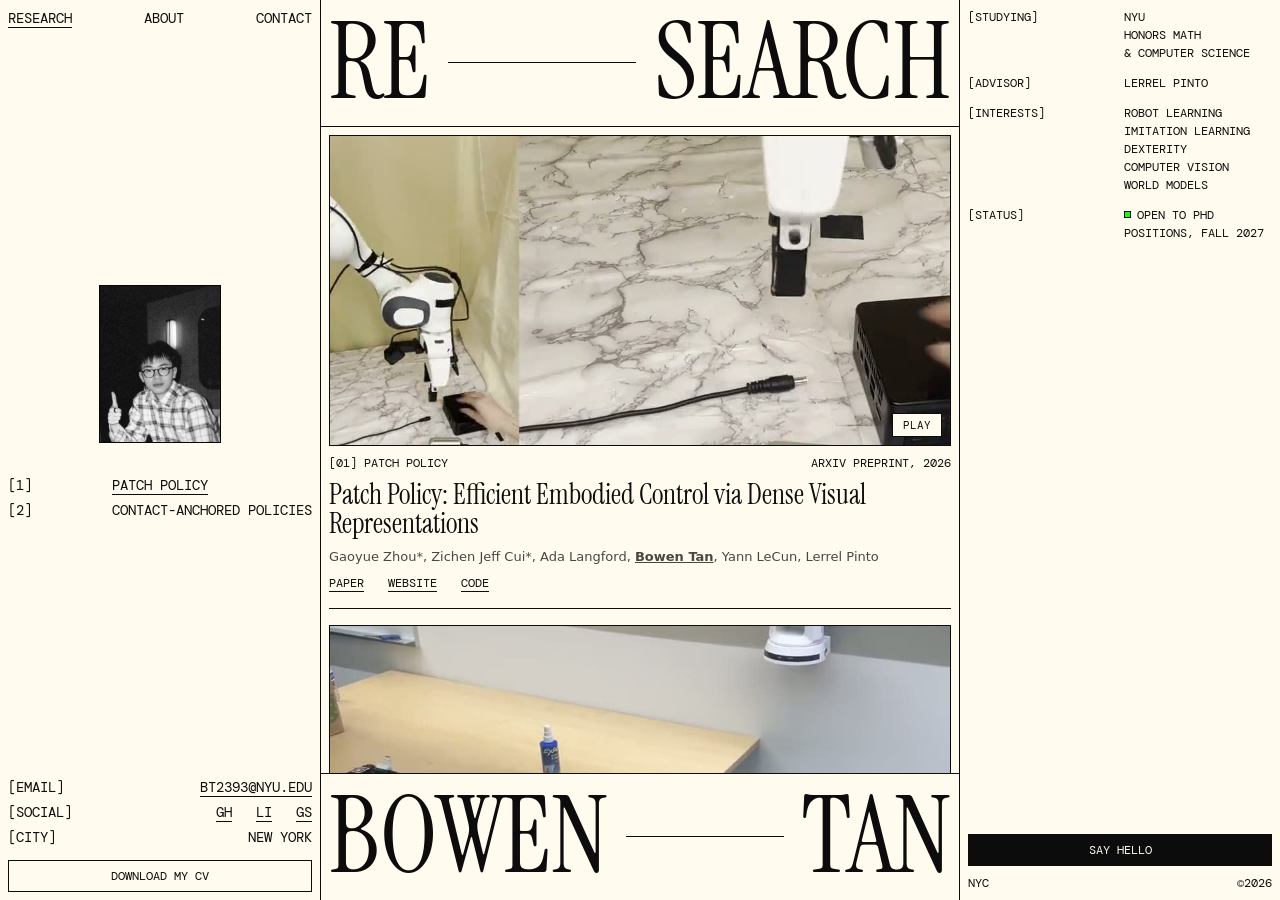
<file: index.html>
<!doctype html>
<html lang="en">
  <head>
    <meta charset="UTF-8" />
    <meta name="viewport" content="width=device-width, initial-scale=1" />
    <title>Bowen Tan</title>
    <meta name="description" content="Bowen Tan — NYU undergraduate studying Math & CS, working on robot learning and AI." />
    <meta name="robots" content="noindex" />

    <link rel="icon" href="favicon.svg" type="image/svg+xml" />
    <meta name="theme-color" content="#fffbee" />

    <!-- Social preview -->
    <meta property="og:type" content="website" />
    <meta property="og:url" content="https://bowen-tan.com/" />
    <meta property="og:title" content="Bowen Tan — NYU, Honors Mathematics &amp; Computer Science" />
    <meta property="og:description" content="Bowen Tan — NYU undergraduate studying Math & CS, working on robot learning and AI." />
    <meta property="og:image" content="https://bowen-tan.com/assets/IMG_0864.jpg" />
    <meta name="twitter:card" content="summary" />
    <meta name="twitter:title" content="Bowen Tan — NYU, Honors Mathematics &amp; Computer Science" />
    <meta name="twitter:description" content="Bowen Tan — NYU undergraduate studying Math & CS, working on robot learning and AI." />
    <meta name="twitter:image" content="https://bowen-tan.com/assets/IMG_0864.jpg" />

    <link rel="preconnect" href="https://fonts.googleapis.com">
    <link rel="preconnect" href="https://fonts.gstatic.com" crossorigin>
    <link rel="stylesheet" href="assets/style.css?v=13" />
    <link href="https://fonts.googleapis.com/css2?family=Instrument+Serif&family=DM+Mono:wght@400&display=swap" rel="stylesheet">

    <script type="application/ld+json">
      {
        "@context": "https://schema.org",
        "@type": "Person",
        "name": "Bowen Tan",
        "url": "https://bowen-tan.com/",
        "affiliation": {
          "@type": "CollegeOrUniversity",
          "name": "New York University"
        },
        "sameAs": [
          "https://scholar.google.com/citations?user=etjOJOEAAAAJ",
          "https://github.com/bowen121",
          "https://www.linkedin.com/in/bowen-tan-82212b2b9"
        ]
      }
    </script>
  </head>

  <body>
    <div class="layout" id="top">
      <h1 class="sr-only">Bowen Tan</h1>

      <main class="col col-center">
        <a class="split-title title-top" href="#research" aria-label="Research">
          <span class="split" aria-hidden="true"><span>Re</span><span class="split-line"></span><span>search</span></span>
        </a>

        <div class="center-body" id="research">
          <h2 class="sr-only">Publications</h2>

          <article class="paper" id="patch-policy">
            <div class="paper-media">
              <a href="https://patch-policy.github.io/" target="_blank" rel="noreferrer" tabindex="-1" aria-hidden="true">
                <video src="assets/media/patch-policy.mp4" poster="assets/media/patch-policy.jpg" muted loop playsinline preload="none"></video>
              </a>
              <button type="button" class="media-toggle" aria-label="Play video">Play</button>
            </div>
            <p class="paper-caption mono"><span>[01] Patch Policy</span><span>arXiv preprint, 2026</span></p>
            <h3 class="paper-title">Patch Policy: Efficient Embodied Control via Dense Visual Representations</h3>
            <p class="paper-authors">Gaoyue Zhou*, Zichen Jeff Cui*, Ada Langford, <strong><u>Bowen Tan</u></strong>, Yann LeCun, Lerrel Pinto</p>
            <p class="paper-links mono">
              <a class="hl underline" href="https://arxiv.org/abs/2607.18236" target="_blank" rel="noreferrer">Paper</a>
              <a class="hl underline" href="https://patch-policy.github.io/" target="_blank" rel="noreferrer">Website</a>
              <a class="hl underline" href="https://github.com/gaoyuezhou/patch_policy" target="_blank" rel="noreferrer">Code</a>
            </p>
          </article>

          <article class="paper" id="cap-policy">
            <div class="paper-media">
              <a href="https://cap-policy.github.io/" target="_blank" rel="noreferrer" tabindex="-1" aria-hidden="true">
                <video src="assets/media/cap-policy.mp4" poster="assets/media/cap-policy.jpg" muted loop playsinline preload="none"></video>
              </a>
              <button type="button" class="media-toggle" aria-label="Play video">Play</button>
            </div>
            <p class="paper-caption mono"><span>[02] Contact-Anchored Policies</span><span>RSS 2026</span></p>
            <h3 class="paper-title">Contact-Anchored Policies: Contact Conditioning Creates Strong Robot Utility Models</h3>
            <p class="paper-authors">Zichen Jeff Cui, Omar Rayyan, Haritheja Etukuru, <strong><u>Bowen Tan</u></strong>, …, Soumith Chintala, Lerrel Pinto, Nur Muhammad Mahi Shafiullah</p>
            <p class="paper-links mono">
              <a class="hl underline" href="https://arxiv.org/abs/2602.09017" target="_blank" rel="noreferrer">Paper</a>
              <a class="hl underline" href="https://cap-policy.github.io/" target="_blank" rel="noreferrer">Website</a>
              <a class="hl underline" href="https://github.com/jeffacce/cap-policy" target="_blank" rel="noreferrer">Code</a>
            </p>
          </article>
        </div>

        <a class="split-title title-bottom" href="#top" aria-label="Bowen Tan">
          <span class="split" aria-hidden="true"><span>Bowen</span><span class="split-line"></span><span>Tan</span></span>
        </a>
      </main>

      <aside class="col col-right">
        <h2 class="sr-only">At a glance</h2>
        <div class="facts mono">
          <div class="row-2">
            <div>[Studying]</div>
            <div><div>NYU</div><div>Honors Math</div><div>&amp; Computer Science</div></div>
          </div>
          <div class="row-2">
            <div>[Advisor]</div>
            <div><a class="hl" href="https://www.lerrelpinto.com/" target="_blank" rel="noreferrer">Lerrel Pinto</a></div>
          </div>
          <div class="row-2">
            <div>[Interests]</div>
            <div><div>Robot Learning</div><div>Imitation Learning</div><div>Dexterity</div><div>Computer Vision</div><div>World Models</div></div>
          </div>
          <div class="row-2">
            <div>[Status]</div>
            <div><span class="status-dot" aria-hidden="true"></span>Open to PhD positions, Fall 2027</div>
          </div>
        </div>

        <div class="right-bottom mono">
          <a class="btn btn-solid" href="contact.html">Say hello</a>
          <p class="timeline"><span>NYC</span><span class="js-year"></span></p>
        </div>
      </aside>

      <aside class="col col-left">
        <nav class="nav mono" aria-label="Pages">
          <a class="hl underline" href="./" aria-current="page">Research</a>
          <a class="hl" href="about.html">About</a>
          <a class="hl" href="contact.html">Contact</a>
        </nav>

        <div class="left-middle">
          <figure class="portrait">
            <img src="assets/portrait.jpg" alt="Bowen Tan" width="696" height="912" />
          </figure>
          <ol class="index mono" aria-label="Publications">
            <li class="row-3"><span>[1]</span><a class="hl underline" href="#patch-policy">Patch Policy</a></li>
            <li class="row-3"><span>[2]</span><a class="hl" href="#cap-policy">Contact-Anchored Policies</a></li>
          </ol>
        </div>

        <footer class="foot mono">
          <div class="row-3">
            <span>[Email]</span>
            <div class="foot-links"><a class="hl underline" href="mailto:bt2393@nyu.edu">bt2393@nyu.edu</a></div>
          </div>
          <div class="row-3">
            <span>[Social]</span>
            <div class="foot-links">
              <a class="hl underline" href="https://github.com/bowen121" target="_blank" rel="noreferrer" aria-label="GH, GitHub">GH</a>
              <a class="hl underline" href="https://www.linkedin.com/in/bowen-tan-82212b2b9" target="_blank" rel="noreferrer" aria-label="LI, LinkedIn">LI</a>
              <a class="hl underline" href="https://scholar.google.com/citations?user=etjOJOEAAAAJ" target="_blank" rel="noreferrer" aria-label="GS, Google Scholar">GS</a>
            </div>
          </div>
          <div class="row-3">
            <span>[City]</span>
            <div class="foot-links"><span>New York</span></div>
          </div>
          <a class="btn btn-outline" href="assets/BowenTan-CV.pdf" target="_blank" rel="noreferrer">Download my CV</a>
        </footer>
      </aside>
    </div>

    <script src="assets/site.js?v=1"></script>
  </body>
</html>
</file>
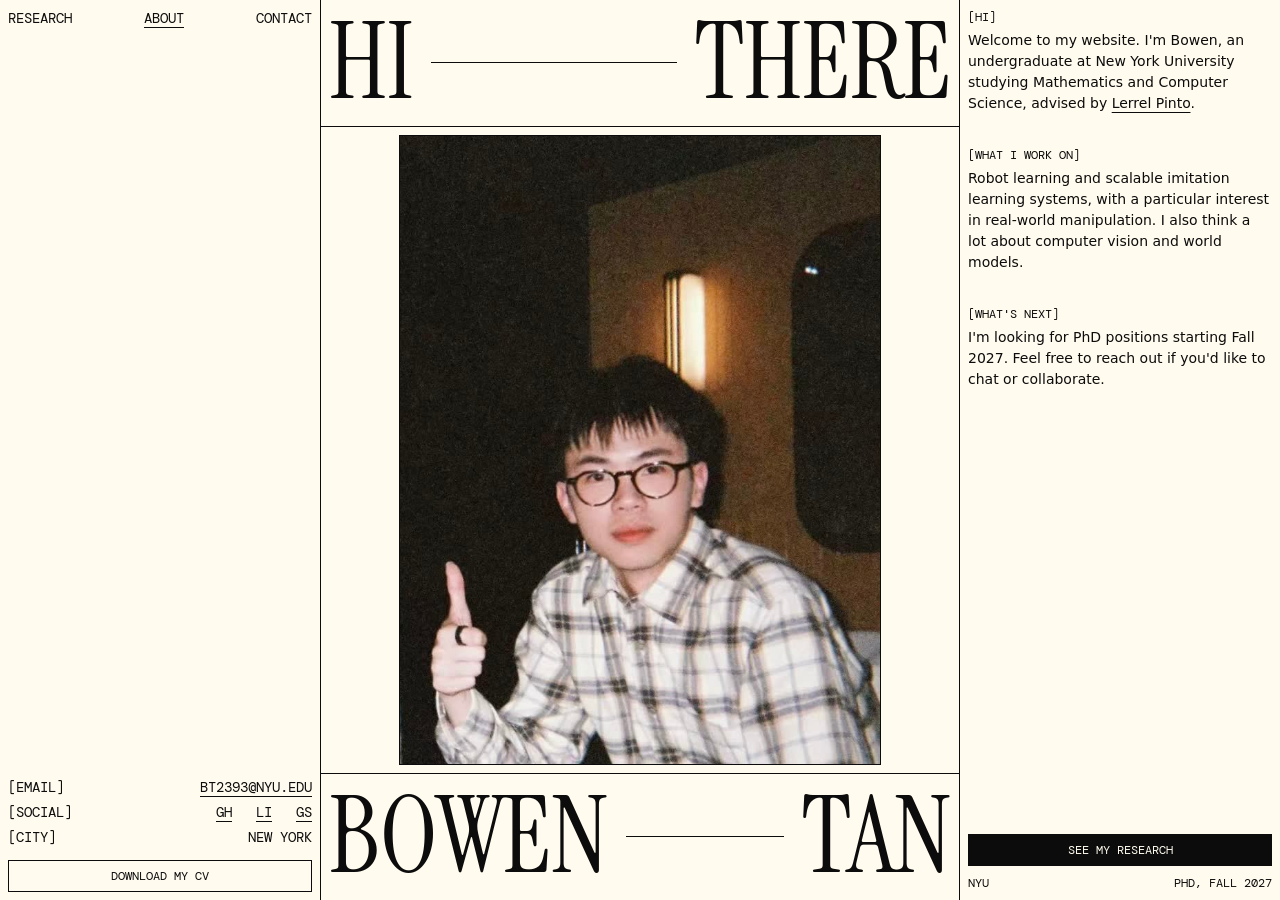
<file: about.html>
<!doctype html>
<html lang="en">
  <head>
    <meta charset="UTF-8" />
    <meta name="viewport" content="width=device-width, initial-scale=1" />
    <title>About — Bowen Tan</title>
    <meta name="description" content="Bowen Tan — NYU undergraduate studying Math & CS, working on robot learning and AI." />
    <meta name="robots" content="noindex" />

    <link rel="icon" href="favicon.svg" type="image/svg+xml" />
    <meta name="theme-color" content="#fffbee" />

    <!-- Social preview -->
    <meta property="og:type" content="website" />
    <meta property="og:url" content="https://bowen-tan.com/about.html" />
    <meta property="og:title" content="Bowen Tan — NYU, Honors Mathematics &amp; Computer Science" />
    <meta property="og:description" content="Bowen Tan — NYU undergraduate studying Math & CS, working on robot learning and AI." />
    <meta property="og:image" content="https://bowen-tan.com/assets/IMG_0864.jpg" />
    <meta name="twitter:card" content="summary" />
    <meta name="twitter:title" content="Bowen Tan — NYU, Honors Mathematics &amp; Computer Science" />
    <meta name="twitter:description" content="Bowen Tan — NYU undergraduate studying Math & CS, working on robot learning and AI." />
    <meta name="twitter:image" content="https://bowen-tan.com/assets/IMG_0864.jpg" />

    <link rel="preconnect" href="https://fonts.googleapis.com">
    <link rel="preconnect" href="https://fonts.gstatic.com" crossorigin>
    <link rel="stylesheet" href="assets/style.css?v=13" />
    <link href="https://fonts.googleapis.com/css2?family=Instrument+Serif&family=DM+Mono:wght@400&display=swap" rel="stylesheet">

    <script type="application/ld+json">
      {
        "@context": "https://schema.org",
        "@type": "Person",
        "name": "Bowen Tan",
        "url": "https://bowen-tan.com/",
        "affiliation": {
          "@type": "CollegeOrUniversity",
          "name": "New York University"
        },
        "sameAs": [
          "https://scholar.google.com/citations?user=etjOJOEAAAAJ",
          "https://github.com/bowen121",
          "https://www.linkedin.com/in/bowen-tan-82212b2b9"
        ]
      }
    </script>
  </head>

  <body>
    <div class="layout" id="top">
      <h1 class="sr-only">About Bowen Tan</h1>

      <main class="col col-center">
        <a class="split-title title-top" href="about.html" aria-label="Hi there">
          <span class="split" aria-hidden="true"><span>Hi</span><span class="split-line"></span><span>there</span></span>
        </a>

        <div class="center-body center-figure">
          <img src="assets/portrait.jpg" alt="Bowen Tan" width="696" height="912" />
        </div>

        <a class="split-title title-bottom" href="#top" aria-label="Bowen Tan">
          <span class="split" aria-hidden="true"><span>Bowen</span><span class="split-line"></span><span>Tan</span></span>
        </a>
      </main>

      <aside class="col col-right">
        <div class="blocks">
          <section class="block">
            <h2 class="mono">[Hi]</h2>
            <p>
              Welcome to my website. I'm Bowen, an undergraduate at New York University studying
              Mathematics and Computer Science, advised by
              <a class="hl underline" href="https://www.lerrelpinto.com/" target="_blank" rel="noreferrer">Lerrel Pinto</a>.
            </p>
          </section>
          <section class="block">
            <h2 class="mono">[What I work on]</h2>
            <p>
              Robot learning and scalable imitation learning systems, with a particular interest in
              real-world manipulation. I also think a lot about computer vision and world models.
            </p>
          </section>
          <section class="block">
            <h2 class="mono">[What's next]</h2>
            <p>
              I'm looking for PhD positions starting Fall 2027. Feel free to reach out if you'd like
              to chat or collaborate.
            </p>
          </section>
        </div>

        <div class="right-bottom mono">
          <a class="btn btn-solid" href="./">See my research</a>
          <p class="timeline"><span>NYU</span><span>PhD, Fall 2027</span></p>
        </div>
      </aside>

      <aside class="col col-left">
        <nav class="nav mono" aria-label="Pages">
          <a class="hl" href="./">Research</a>
          <a class="hl underline" href="about.html" aria-current="page">About</a>
          <a class="hl" href="contact.html">Contact</a>
        </nav>

        <footer class="foot mono">
          <div class="row-3">
            <span>[Email]</span>
            <div class="foot-links"><a class="hl underline" href="mailto:bt2393@nyu.edu">bt2393@nyu.edu</a></div>
          </div>
          <div class="row-3">
            <span>[Social]</span>
            <div class="foot-links">
              <a class="hl underline" href="https://github.com/bowen121" target="_blank" rel="noreferrer" aria-label="GH, GitHub">GH</a>
              <a class="hl underline" href="https://www.linkedin.com/in/bowen-tan-82212b2b9" target="_blank" rel="noreferrer" aria-label="LI, LinkedIn">LI</a>
              <a class="hl underline" href="https://scholar.google.com/citations?user=etjOJOEAAAAJ" target="_blank" rel="noreferrer" aria-label="GS, Google Scholar">GS</a>
            </div>
          </div>
          <div class="row-3">
            <span>[City]</span>
            <div class="foot-links"><span>New York</span></div>
          </div>
          <a class="btn btn-outline" href="assets/BowenTan-CV.pdf" target="_blank" rel="noreferrer">Download my CV</a>
        </footer>
      </aside>
    </div>

    <script src="assets/site.js?v=1"></script>
  </body>
</html>
</file>
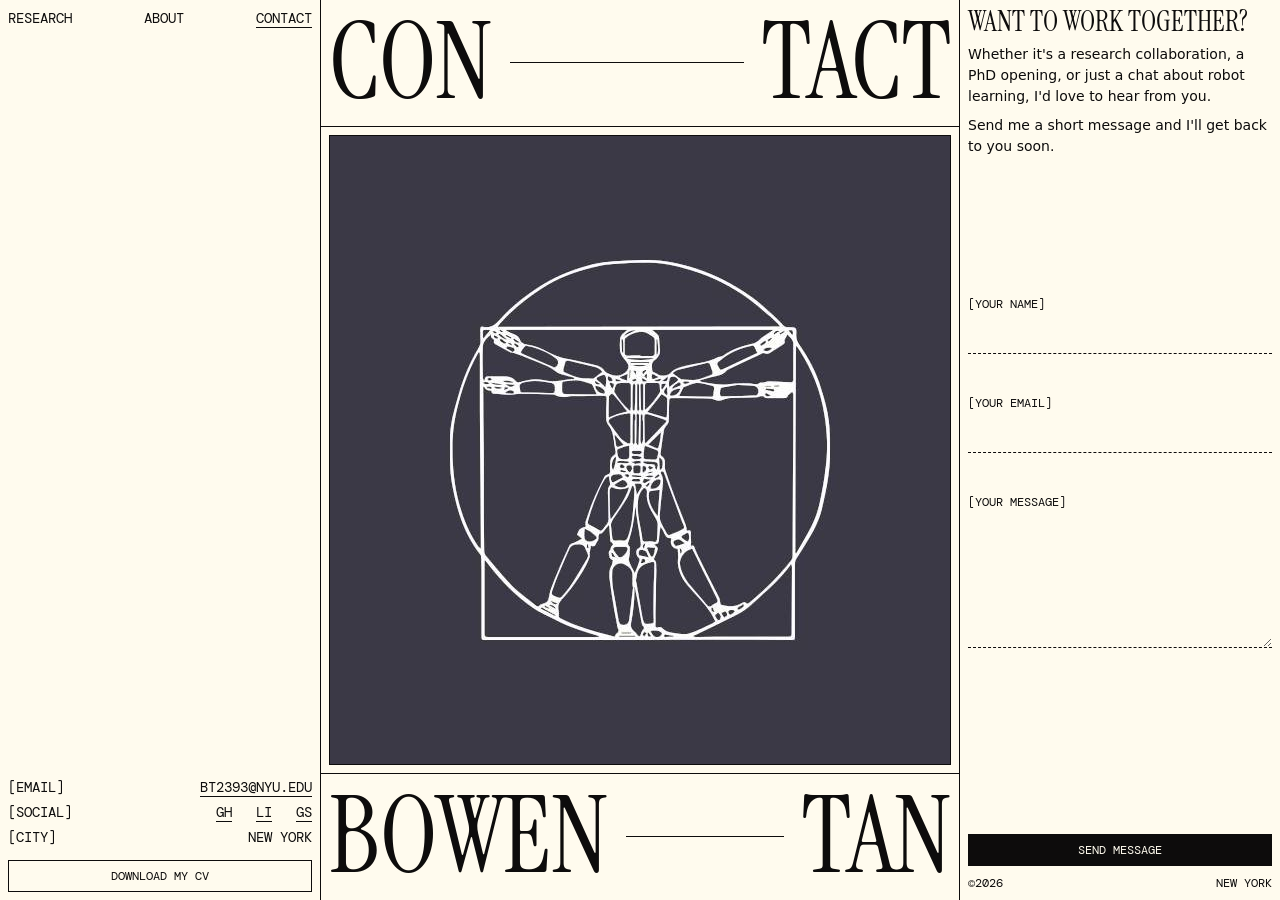
<file: contact.html>
<!doctype html>
<html lang="en">
  <head>
    <meta charset="UTF-8" />
    <meta name="viewport" content="width=device-width, initial-scale=1" />
    <title>Contact — Bowen Tan</title>
    <meta name="description" content="Bowen Tan — NYU undergraduate studying Math & CS, working on robot learning and AI." />
    <meta name="robots" content="noindex" />

    <link rel="icon" href="favicon.svg" type="image/svg+xml" />
    <meta name="theme-color" content="#fffbee" />

    <!-- Social preview -->
    <meta property="og:type" content="website" />
    <meta property="og:url" content="https://bowen-tan.com/contact.html" />
    <meta property="og:title" content="Bowen Tan — NYU, Honors Mathematics &amp; Computer Science" />
    <meta property="og:description" content="Bowen Tan — NYU undergraduate studying Math & CS, working on robot learning and AI." />
    <meta property="og:image" content="https://bowen-tan.com/assets/IMG_0864.jpg" />
    <meta name="twitter:card" content="summary" />
    <meta name="twitter:title" content="Bowen Tan — NYU, Honors Mathematics &amp; Computer Science" />
    <meta name="twitter:description" content="Bowen Tan — NYU undergraduate studying Math & CS, working on robot learning and AI." />
    <meta name="twitter:image" content="https://bowen-tan.com/assets/IMG_0864.jpg" />

    <link rel="preconnect" href="https://fonts.googleapis.com">
    <link rel="preconnect" href="https://fonts.gstatic.com" crossorigin>
    <link rel="stylesheet" href="assets/style.css?v=13" />
    <link href="https://fonts.googleapis.com/css2?family=Instrument+Serif&family=DM+Mono:wght@400&display=swap" rel="stylesheet">

    <script type="application/ld+json">
      {
        "@context": "https://schema.org",
        "@type": "Person",
        "name": "Bowen Tan",
        "url": "https://bowen-tan.com/",
        "affiliation": {
          "@type": "CollegeOrUniversity",
          "name": "New York University"
        },
        "sameAs": [
          "https://scholar.google.com/citations?user=etjOJOEAAAAJ",
          "https://github.com/bowen121",
          "https://www.linkedin.com/in/bowen-tan-82212b2b9"
        ]
      }
    </script>
  </head>

  <body>
    <div class="layout" id="top">
      <h1 class="sr-only">Contact Bowen Tan</h1>

      <main class="col col-center">
        <a class="split-title title-top" href="contact.html" aria-label="Contact">
          <span class="split" aria-hidden="true"><span>Con</span><span class="split-line"></span><span>tact</span></span>
        </a>

        <div class="center-body center-figure">
          <a class="logo-frame" href="https://roboticsconference.org/" target="_blank" rel="noreferrer">
            <img src="assets/rss-logo.jpg" alt="Robotics: Science and Systems logo" width="400" height="400" />
          </a>
        </div>

        <a class="split-title title-bottom" href="#top" aria-label="Bowen Tan">
          <span class="split" aria-hidden="true"><span>Bowen</span><span class="split-line"></span><span>Tan</span></span>
        </a>
      </main>

      <aside class="col col-right">
        <h2 class="contact-title">Want to work together?</h2>
        <div class="contact-text">
          <p>Whether it's a research collaboration, a PhD opening, or just a chat about robot learning, I'd love to hear from you.</p>
          <p>Send me a short message and I'll get back to you soon.</p>
        </div>

        <form class="contact-form">
          <div class="fields">
            <label class="field">
              <span class="mono">[Your name]</span>
              <input name="name" type="text" autocomplete="name" required />
            </label>
            <label class="field">
              <span class="mono">[Your email]</span>
              <input name="email" type="email" autocomplete="email" required />
            </label>
            <label class="field">
              <span class="mono">[Your message]</span>
              <textarea name="message" rows="5" required></textarea>
            </label>
          </div>

          <div class="right-bottom mono">
            <button class="btn btn-solid" type="submit">Send message</button>
            <p class="timeline"><span class="js-year"></span><span>New York</span></p>
          </div>
        </form>
      </aside>

      <aside class="col col-left">
        <nav class="nav mono" aria-label="Pages">
          <a class="hl" href="./">Research</a>
          <a class="hl" href="about.html">About</a>
          <a class="hl underline" href="contact.html" aria-current="page">Contact</a>
        </nav>

        <footer class="foot mono">
          <div class="row-3">
            <span>[Email]</span>
            <div class="foot-links"><a class="hl underline" href="mailto:bt2393@nyu.edu">bt2393@nyu.edu</a></div>
          </div>
          <div class="row-3">
            <span>[Social]</span>
            <div class="foot-links">
              <a class="hl underline" href="https://github.com/bowen121" target="_blank" rel="noreferrer" aria-label="GH, GitHub">GH</a>
              <a class="hl underline" href="https://www.linkedin.com/in/bowen-tan-82212b2b9" target="_blank" rel="noreferrer" aria-label="LI, LinkedIn">LI</a>
              <a class="hl underline" href="https://scholar.google.com/citations?user=etjOJOEAAAAJ" target="_blank" rel="noreferrer" aria-label="GS, Google Scholar">GS</a>
            </div>
          </div>
          <div class="row-3">
            <span>[City]</span>
            <div class="foot-links"><span>New York</span></div>
          </div>
          <a class="btn btn-outline" href="assets/BowenTan-CV.pdf" target="_blank" rel="noreferrer">Download my CV</a>
        </footer>
      </aside>
    </div>

    <script src="assets/site.js?v=1"></script>
  </body>
</html>
</file>
<file: assets/style.css>
/* Three-column editorial layout: cream paper, black hairlines, mono labels,
   condensed serif split titles, neon green on hover. */

:root {
  --bg: rgb(255 251 238);
  --text: rgb(13 12 12);
  --accent: rgb(14 255 10);
  --alt-bg: rgb(67 67 67);
  --serif: "Instrument Serif", ui-serif, Georgia, "Times New Roman", serif;
  --mono: "DM Mono", ui-monospace, SFMono-Regular, Menlo, Consolas, monospace;
  --sans: ui-sans-serif, system-ui, -apple-system, BlinkMacSystemFont, "Segoe UI", Roboto, "Helvetica Neue", Arial, sans-serif;
  --gap: 8px;
}

*,
*::before,
*::after {
  box-sizing: border-box;
  margin: 0;
  padding: 0;
  border: 0 solid currentColor;
}

body {
  background: var(--bg);
  color: var(--text);
  font-family: var(--sans);
  font-size: 14px;
  line-height: 1.5;
  -webkit-font-smoothing: antialiased;
  -moz-osx-font-smoothing: grayscale;
}

a {
  color: inherit;
  text-decoration: none;
}

img,
video {
  display: block;
  max-width: 100%;
}

button {
  font: inherit;
  color: inherit;
  background: none;
  cursor: pointer;
}

::selection {
  background: var(--accent);
  color: var(--text);
}

:focus-visible {
  outline: 1px dashed currentColor;
  outline-offset: 2px;
}

.sr-only {
  position: absolute;
  width: 1px;
  height: 1px;
  margin: -1px;
  overflow: hidden;
  clip: rect(0 0 0 0);
  white-space: nowrap;
}

.mono {
  font-family: var(--mono);
  font-size: 12px;
  text-transform: uppercase;
}

/* Hover colour shared by every text link */
@media (hover: hover) {
  .hl:hover {
    color: var(--accent);
  }
}

.hl:focus-visible {
  background: var(--accent);
  color: var(--text);
}

.underline {
  text-decoration: underline;
  text-underline-offset: 4px;
}

/* Layout ---------------------------------------------------------------- */

.layout {
  display: flex;
  flex-direction: column;
}

.col {
  padding: var(--gap);
}

.col-center {
  display: flex;
  flex-direction: column;
  padding: 0;
}

.center-body {
  padding: var(--gap);
}

/* Phones & tablets: stacked page, bordered centre column, name pinned to the bottom */
@media (max-width: 1023px) {
  .layout {
    padding-bottom: 80px;
  }

  .col-center .title-top {
    border-bottom-width: 1px;
  }

  .center-body,
  .col-right,
  .col-left {
    margin: 0 var(--gap);
    border-left-width: 1px;
    border-right-width: 1px;
  }

  .col-left {
    display: flex;
    flex-direction: column;
    row-gap: 24px;
    padding-bottom: 16px;
    border-bottom-width: 1px;
  }

  .col-left .nav {
    padding-bottom: var(--gap);
    border-bottom-width: 1px;
  }

  .col-center .title-bottom {
    position: fixed;
    left: 0;
    right: 0;
    bottom: 0;
    z-index: 10;
    background: var(--bg);
    border-top-width: 1px;
  }
}

/* Desktop: the window is the page — three full-height columns that scroll on their own */
@media (min-width: 1024px) {
  body {
    overflow: hidden;
  }

  .layout {
    display: grid;
    grid-template-columns: repeat(12, minmax(0, 1fr));
    height: 100vh;
    height: 100dvh;
    overflow: clip;
  }

  .col {
    position: relative;
    grid-row: 1;
    height: 100vh;
    height: 100dvh;
  }

  .col-left {
    grid-column: 1 / span 3;
    display: flex;
    flex-direction: column;
    justify-content: space-between;
    row-gap: 48px;
    overflow-y: auto;
  }

  .col-center {
    grid-column: 4 / span 6;
    z-index: 1;
    border-left-width: 1px;
    border-right-width: 1px;
  }

  .center-body {
    flex: 1;
    min-height: 0;
    overflow-y: auto;
    border-top-width: 1px;
    border-bottom-width: 1px;
  }

  .col-right {
    grid-column: 10 / span 3;
    display: flex;
    flex-direction: column;
    overflow-y: auto;
  }

  /* Thin scrollbars, so short windows still hint that a column has more */
  .col,
  .center-body {
    scrollbar-width: thin;
    scrollbar-color: var(--text) transparent;
  }
}

/* Hovering either title flips the centre column to grey and green */
@media (hover: hover) {
  .col-center:has(.split-title:hover),
  .col-center:has(.split-title:hover) .split-title {
    background: var(--alt-bg);
    color: var(--accent);
  }
}

/* Split title ------------------------------------------------------------- */

.split-title {
  display: block;
  padding: var(--gap);
  container-type: inline-size;
}

.split {
  display: flex;
  align-items: center;
  white-space: nowrap;
  font-family: var(--serif);
  font-weight: 400;
  text-transform: uppercase;
  line-height: 1;
  font-size: min(55px, 16cqw);
  column-gap: 0.17em;
  padding-block: 0.02em;
}

.split > span:not(.split-line) {
  text-box: trim-both cap alphabetic;
}

.split-line {
  flex: 1;
  min-width: 0.4em;
  border-top-width: 1px;
}

@media (min-width: 1024px) {
  .split {
    font-size: min(17cqw, 134px, 14vh);
  }
}

/* Left column -------------------------------------------------------------- */

.nav {
  display: flex;
  justify-content: space-between;
  gap: 16px;
  font-size: 14px;
}

.row-3 {
  display: grid;
  grid-template-columns: repeat(3, minmax(0, 1fr));
  align-items: center;
  column-gap: var(--gap);
}

.row-3 > :last-child {
  grid-column: span 2;
}

.left-middle {
  display: flex;
  flex-direction: column;
  row-gap: 32px;
}

.portrait {
  width: 40%;
  max-width: 160px;
  margin: 0 auto;
}

.portrait img {
  width: 100%;
  height: auto;
  border-width: 1px;
  filter: grayscale(1) contrast(1.05);
}

@media (hover: hover) {
  .portrait img:hover {
    filter: none;
  }
}

.index {
  display: flex;
  flex-direction: column;
  row-gap: 4px;
  list-style: none;
  font-size: 14px;
}



.foot {
  display: flex;
  flex-direction: column;
  row-gap: 4px;
}

.foot .row-3 {
  font-size: 14px;
}

.foot-links {
  display: flex;
  flex-wrap: wrap;
  justify-content: flex-end;
  column-gap: 24px;
  row-gap: 4px;
  text-align: right;
}

.foot .btn {
  margin-top: var(--gap);
}

/* Buttons ------------------------------------------------------------------ */

.btn {
  display: flex;
  align-items: center;
  justify-content: center;
  width: 100%;
  height: 32px;
  padding: 0 24px;
  font-family: var(--mono);
  font-size: 12px;
  text-transform: uppercase;
}

.btn-solid {
  background: var(--text);
  color: var(--bg);
}

.btn-outline {
  border-width: 1px;
}

@media (hover: hover) {
  .btn-solid:hover {
    background: var(--accent);
    color: var(--text);
    box-shadow: inset 0 0 0 1px var(--text);
  }

  .btn-outline:hover {
    border-style: dashed;
  }
}

/* Papers (centre column) ---------------------------------------------------- */

.paper + .paper {
  margin-top: 16px;
}

.paper-media {
  position: relative;
  aspect-ratio: 2 / 1;
  overflow: hidden;
  border-width: 1px;
  background: var(--text);
}

.paper-media > a,
.paper-media video {
  position: absolute;
  inset: 0;
  width: 100%;
  height: 100%;
}

.paper-media video {
  object-fit: cover;
}

/* Halftone screen over a desaturated frame on hover */
.paper-media::after {
  content: "";
  position: absolute;
  inset: 0;
  pointer-events: none;
  opacity: 0;
  background-image: radial-gradient(circle, rgb(13 12 12 / 0.55) 0.7px, transparent 1px);
  background-size: 3px 3px;
}

.paper:hover .paper-media video,
.paper:focus-within .paper-media video {
  filter: saturate(0);
}

.paper:hover .paper-media::after,
.paper:focus-within .paper-media::after {
  opacity: 1;
}

.media-toggle {
  position: absolute;
  right: var(--gap);
  bottom: var(--gap);
  z-index: 2;
  height: 24px;
  padding: 0 10px;
  background: var(--bg);
  color: var(--text);
  border-width: 1px;
  font-family: var(--mono);
  font-size: 11px;
  text-transform: uppercase;
}

@media (hover: hover) {
  .media-toggle:hover {
    background: var(--accent);
  }
}

.paper-caption {
  display: flex;
  justify-content: space-between;
  gap: 16px;
  margin-top: var(--gap);
}

.paper-caption > :last-child {
  white-space: nowrap;
}

.paper-title {
  margin-top: var(--gap);
  font-family: var(--serif);
  font-weight: 400;
  font-size: 28px;
  line-height: 1.05;
}

.paper-authors {
  margin-top: var(--gap);
  font-size: 13px;
  opacity: 0.75;
}

.paper-authors strong {
  font-weight: 600;
}

.paper-links {
  display: flex;
  gap: 24px;
  margin-top: var(--gap);
  padding-bottom: 16px;
  border-bottom-width: 1px;
}

.paper:last-child .paper-links {
  border-bottom-width: 0;
}

/* Right column -------------------------------------------------------------- */

.intro {
  font-family: var(--serif);
  font-size: 24px;
  line-height: 1.15;
  margin-bottom: 24px;
}

.intro a {
  text-decoration: underline;
  text-decoration-thickness: 1px;
  text-underline-offset: 3px;
}

.facts {
  display: flex;
  flex-direction: column;
  row-gap: 12px;
}

.row-2 {
  display: grid;
  grid-template-columns: repeat(2, minmax(0, 1fr));
  column-gap: var(--gap);
}

.status-dot {
  display: inline-block;
  width: 7px;
  height: 7px;
  margin-right: 6px;
  vertical-align: 1px;
  background: var(--accent);
  box-shadow: inset 0 0 0 1px var(--text);
}

.right-bottom {
  display: flex;
  flex-direction: column;
  row-gap: var(--gap);
  margin-top: 24px;
}

.timeline {
  display: flex;
  justify-content: space-between;
}

@media (min-width: 1024px) {
  .right-bottom {
    margin-top: auto;
    padding-top: 24px;
  }
}

@media (max-width: 1023px) {
  .col-right {
    padding-top: 24px;
    border-top-width: 1px;
  }

  .timeline {
    display: none;
  }
}

/* About page ---------------------------------------------------------------- */

.center-figure {
  display: flex;
  align-items: center;
  justify-content: center;
}

.center-figure img {
  width: 100%;
  height: auto;
  border-width: 1px;
}

@media (min-width: 1024px) {
  .center-figure img {
    width: auto;
    max-width: 100%;
    max-height: 100%;
  }
}

.blocks {
  display: flex;
  flex-direction: column;
  row-gap: 32px;
}

.block h2 {
  font-weight: 400;
  margin-bottom: 4px;
}

/* Contact page --------------------------------------------------------------- */

/* Logo shown at its own 400px size on a frame of its background colour */
.center-figure > .logo-frame {
  display: flex;
  align-items: center;
  justify-content: center;
  width: 100%;
  aspect-ratio: 1 / 1;
  border-width: 1px;
  background: rgb(59 57 70);
}

.center-figure .logo-frame img {
  width: min(100%, 400px);
  height: auto;
  max-height: 100%;
  object-fit: contain;
  border-width: 0;
}

@media (min-width: 1024px) {
  .center-figure > .logo-frame {
    aspect-ratio: auto;
    height: 100%;
  }
}

.contact-title {
  font-family: var(--serif);
  font-weight: 400;
  font-size: 28px;
  line-height: 1;
  text-transform: uppercase;
}

.contact-text {
  display: flex;
  flex-direction: column;
  row-gap: var(--gap);
  margin-top: var(--gap);
}

.contact-form {
  display: flex;
  flex: 1;
  flex-direction: column;
}

.fields {
  display: flex;
  flex-direction: column;
  row-gap: 40px;
  margin: 64px 0 24px;
}

@media (min-width: 1024px) {
  .fields {
    margin: auto 0 24px;
  }
}

.field {
  display: flex;
  flex-direction: column;
  row-gap: 4px;
}

.field input,
.field textarea {
  width: 100%;
  padding: 6px 0;
  font: inherit;
  font-size: 16px;
  color: inherit;
  background: transparent;
  border-bottom: 1px dashed var(--text);
  border-radius: 0;
  outline: none;
}

.field textarea {
  resize: vertical;
}

.field input:focus-visible,
.field textarea:focus-visible {
  border-bottom-style: solid;
  background: rgb(14 255 10 / 0.12);
}
</file>
